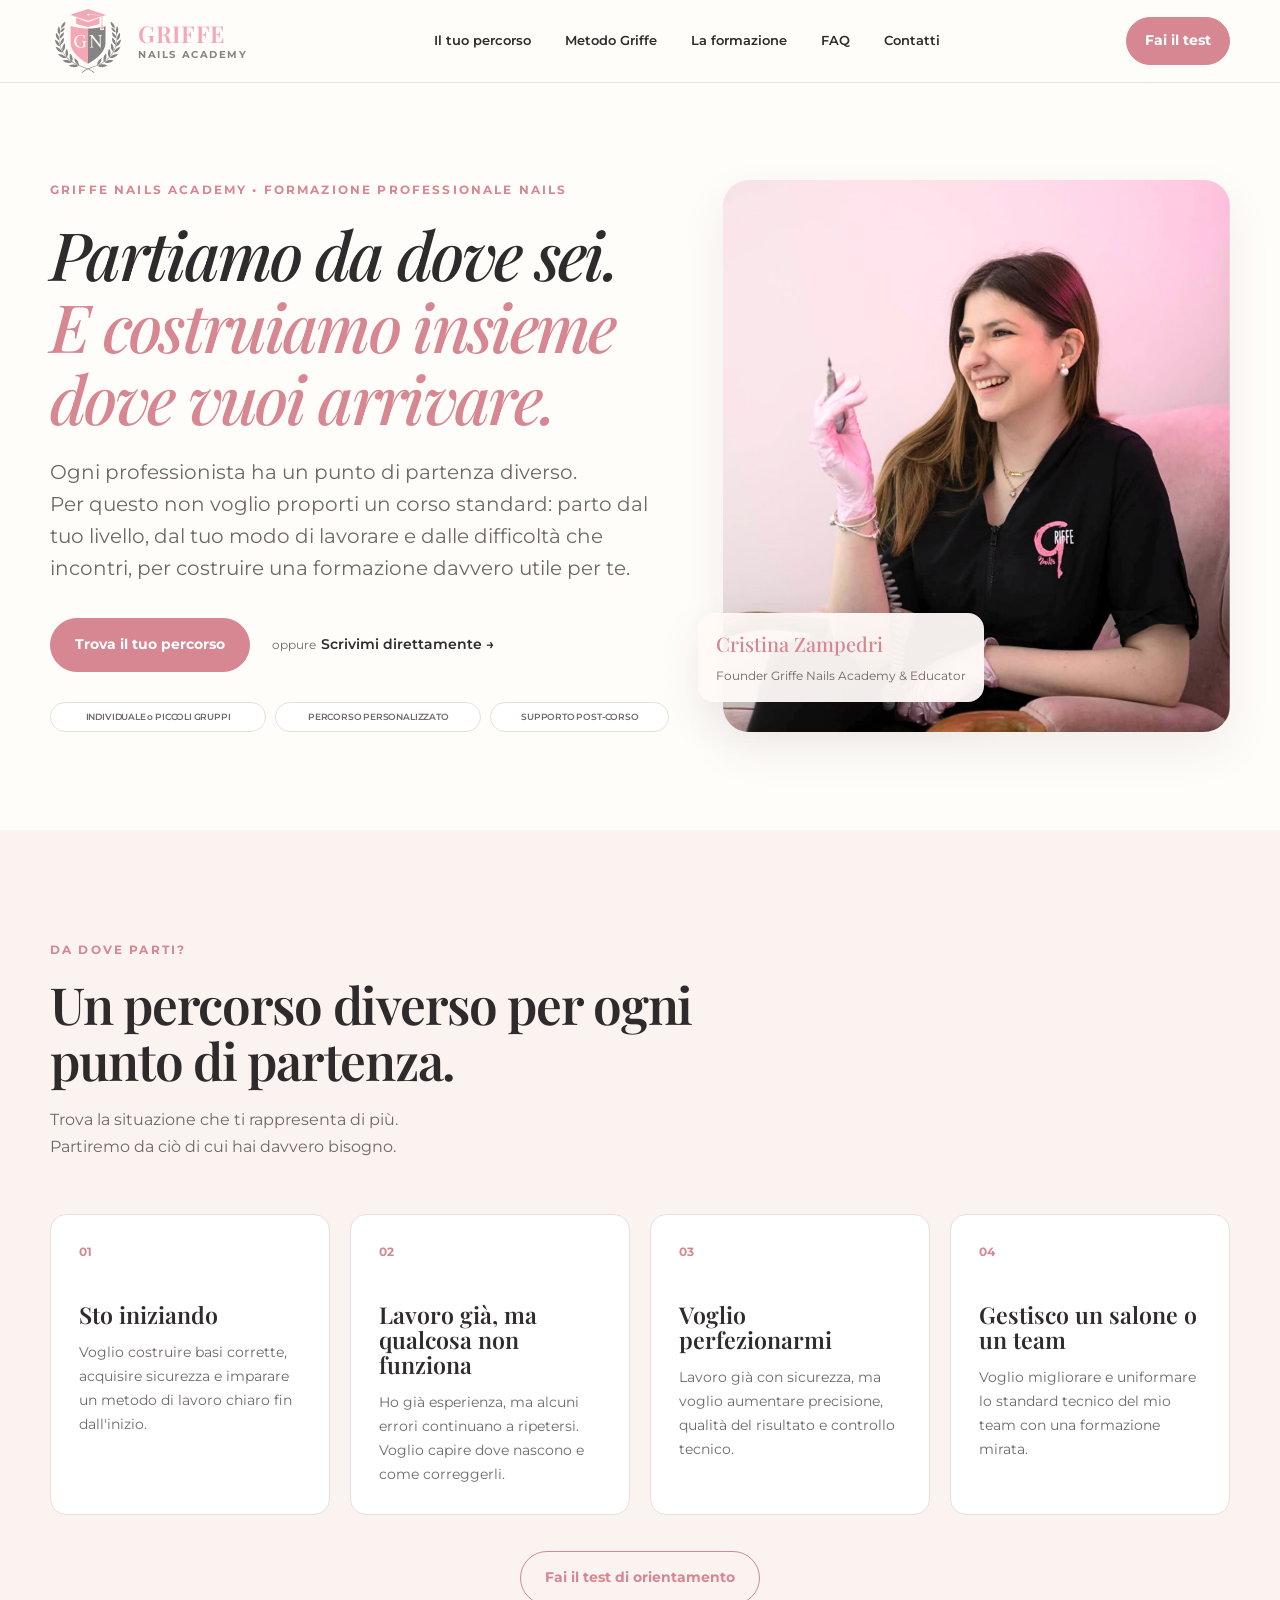
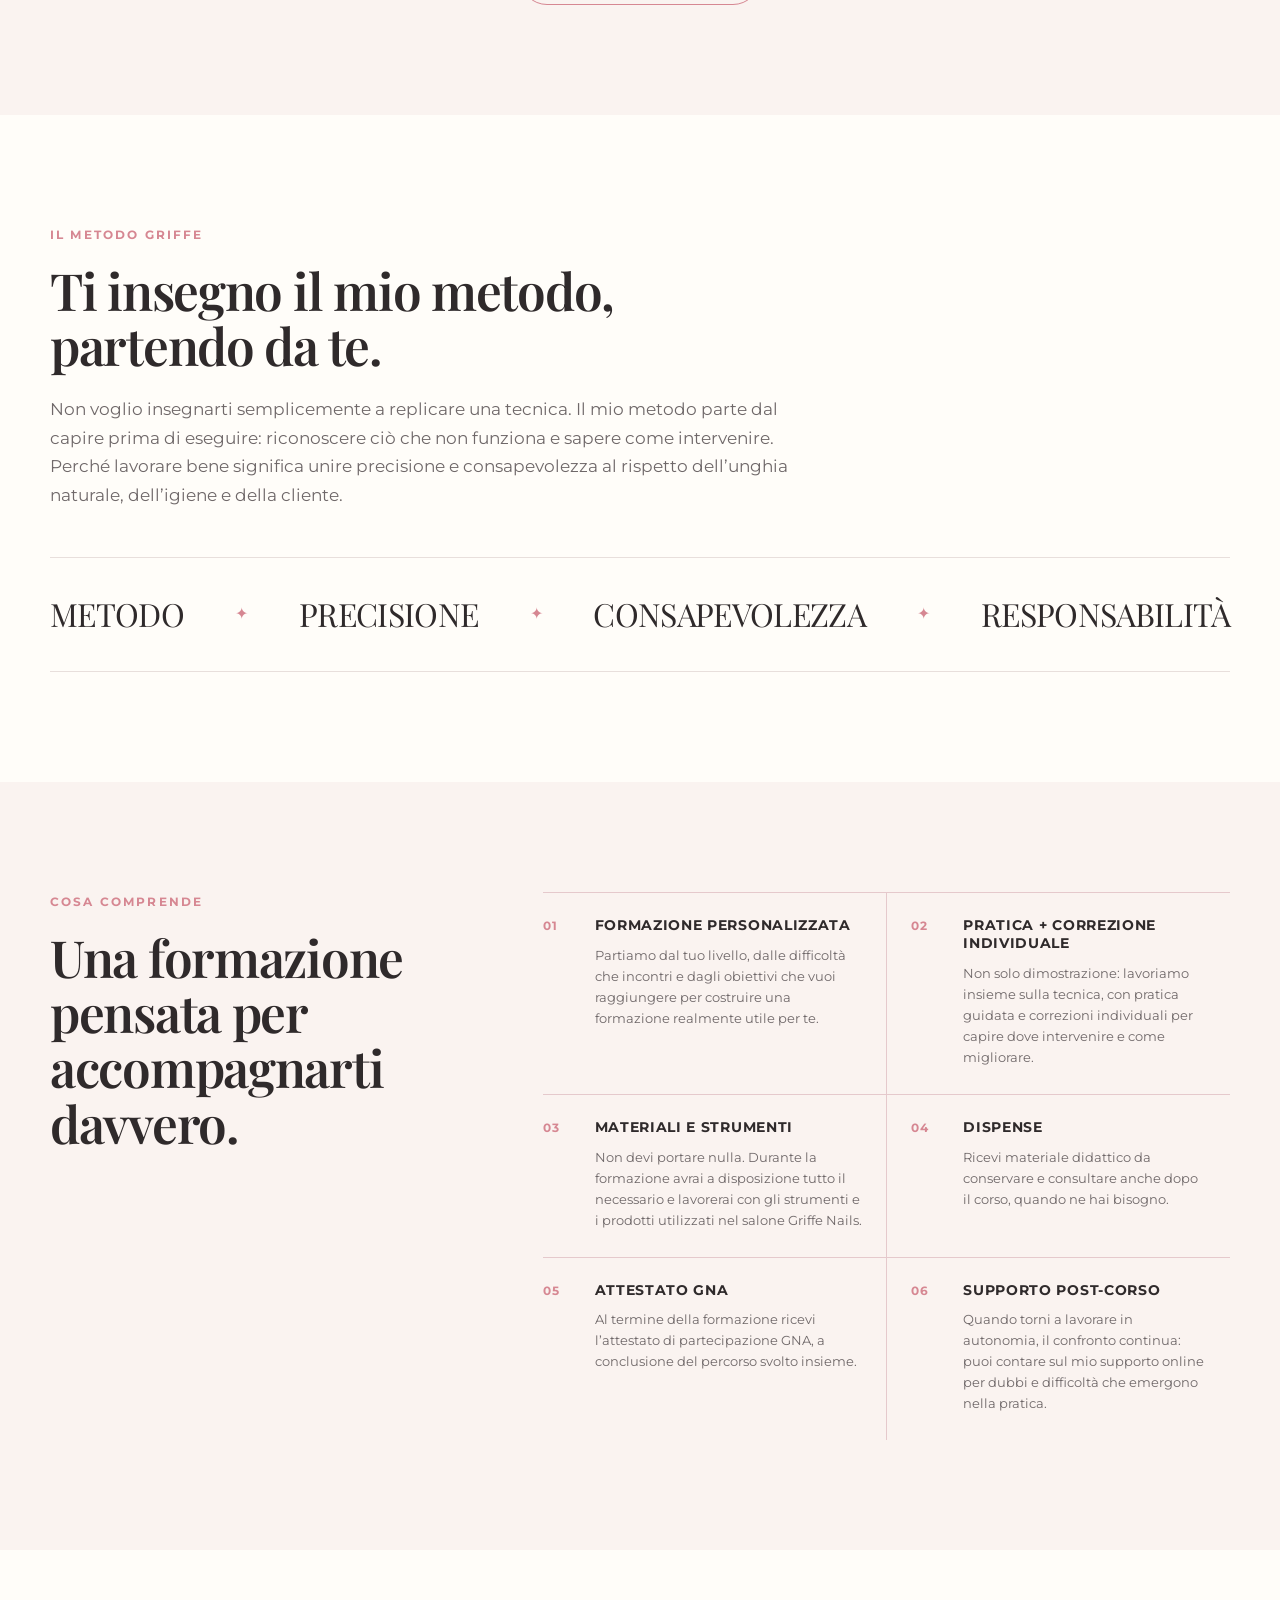
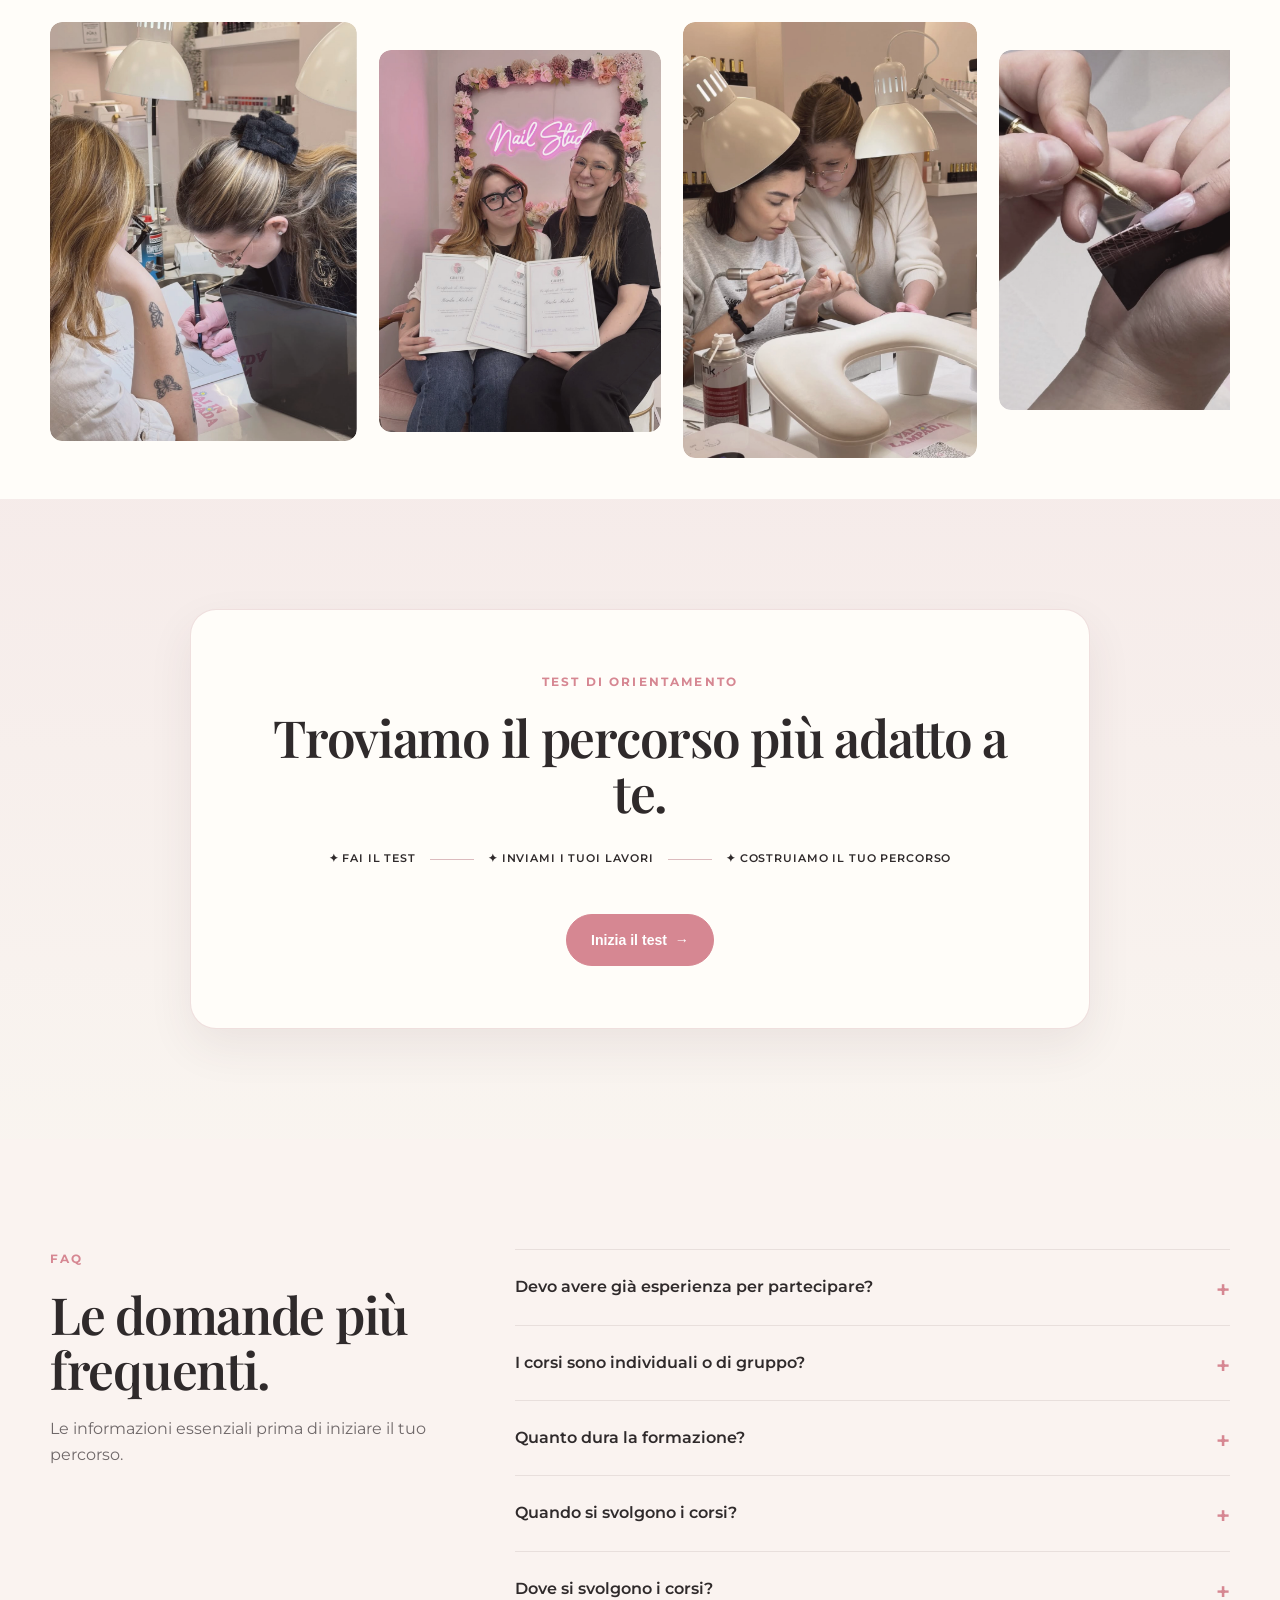
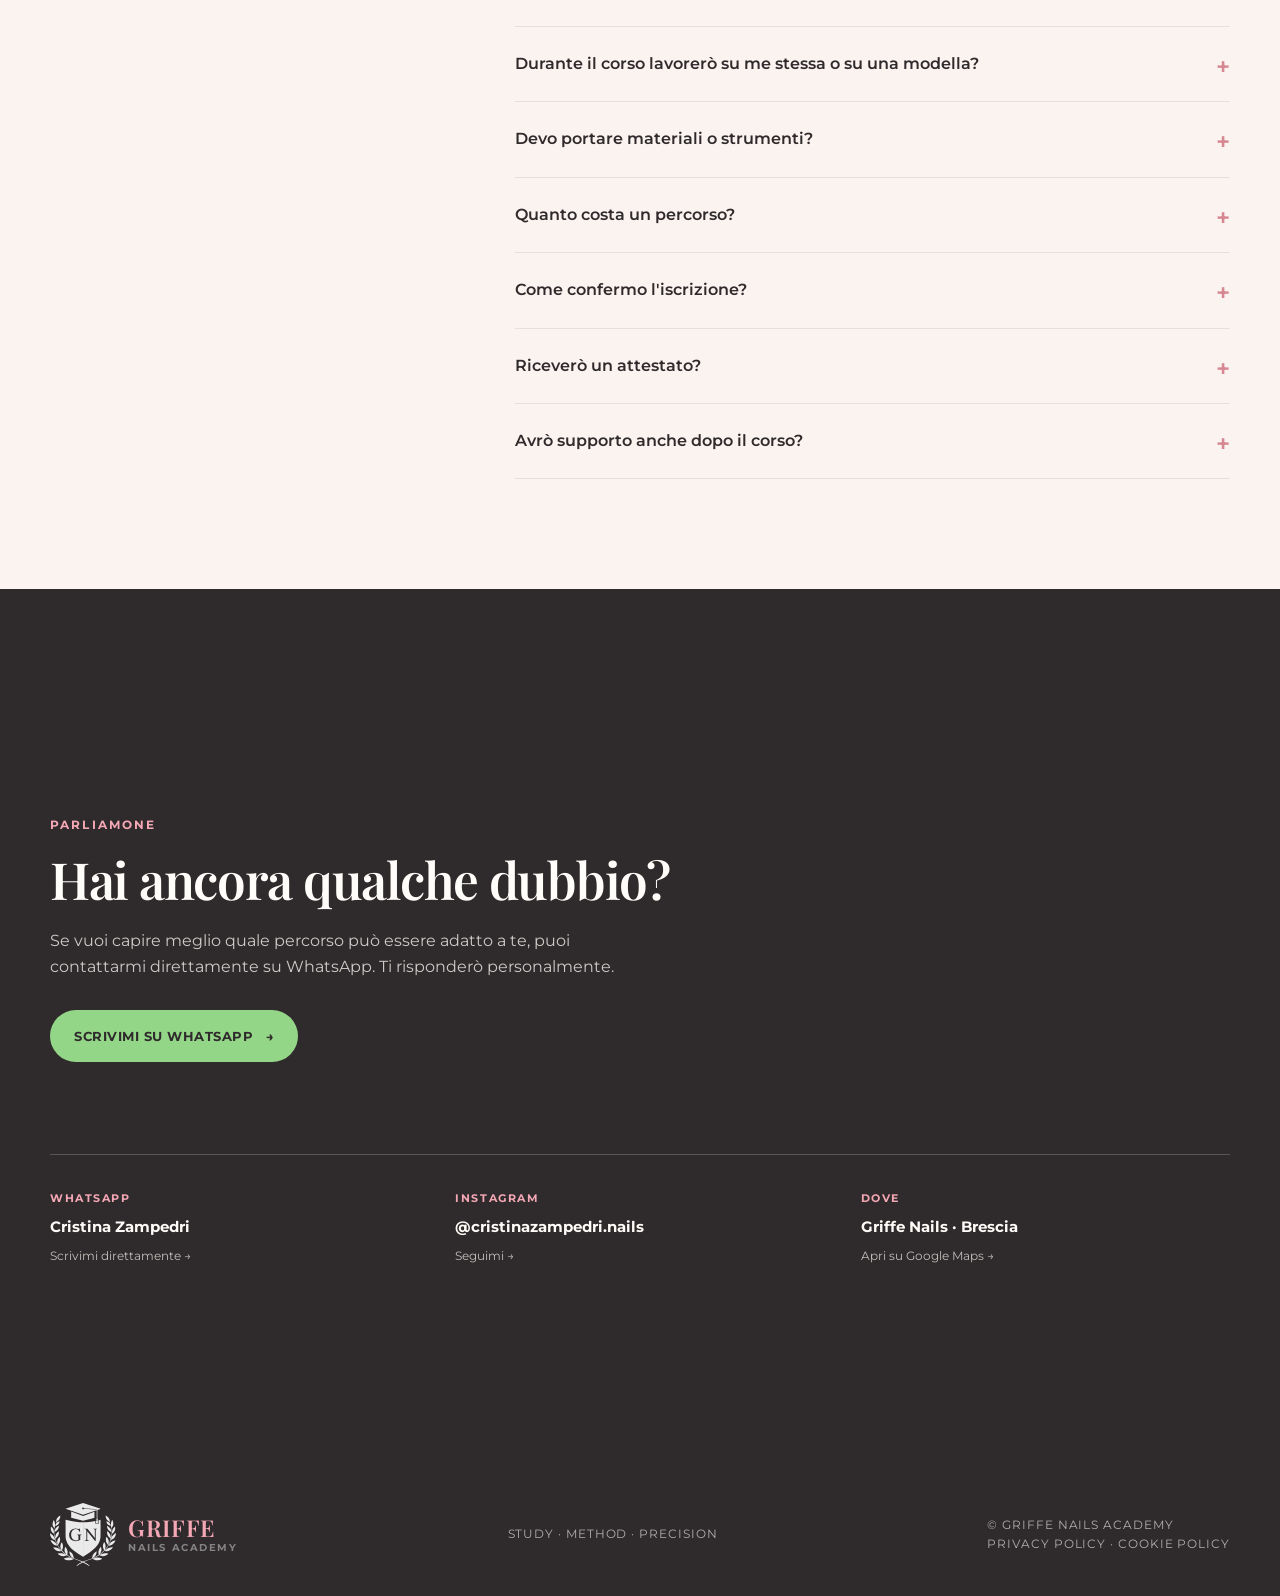
<file: index.html>
<!DOCTYPE html>
<html lang="it">
<head>
  <meta charset="UTF-8">
  <meta name="viewport" content="width=device-width, initial-scale=1.0">
  <meta name="description" content="Griffe Nails Academy: formazione nails personalizzata a Brescia con Cristina Zampedri.">
  <title>Griffe Nails Academy</title>
  <!-- Google Tag Manager -->
  <script>(function(w,d,s,l,i){w[l]=w[l]||[];w[l].push({'gtm.start':
  new Date().getTime(),event:'gtm.js'});var f=d.getElementsByTagName(s)[0],
  j=d.createElement(s),dl=l!='dataLayer'?'&l='+l:'';j.async=true;j.src=
  'https://www.googletagmanager.com/gtm.js?id='+i+dl;f.parentNode.insertBefore(j,f);
  })(window,document,'script','dataLayer','GTM-P2XHM66K');</script>
  <!-- End Google Tag Manager -->
  <link rel="icon" type="image/svg+xml" href="assets/logo-gna.svg">
  <link rel="preconnect" href="https://fonts.googleapis.com">
  <link rel="preconnect" href="https://fonts.gstatic.com" crossorigin>
  <link href="https://fonts.googleapis.com/css2?family=Montserrat:wght@400;500;600;700&family=Playfair+Display:ital,wght@0,500;0,600;1,500&display=swap" rel="stylesheet">
  <link rel="stylesheet" href="style.css">
</head>
<body>

<!-- Google Tag Manager (noscript) -->
<noscript><iframe src="https://www.googletagmanager.com/ns.html?id=GTM-P2XHM66K"
height="0" width="0" style="display:none;visibility:hidden"></iframe></noscript>
<!-- End Google Tag Manager (noscript) -->

<header class="site-header">
  <div class="container header-inner">
    <a class="brand" href="#top">
      <img src="assets/logo-gna.svg" alt="Griffe Nails Academy">
      <span class="brand-name"><strong>GRIFFE</strong><small>NAILS ACADEMY</small></span>
    </a>
    <nav class="main-nav">
      <a href="#per-chi">Il tuo percorso</a>
      <a href="#metodo">Metodo Griffe</a>
      <a href="#formazione">La formazione</a>
      <a href="#faq">FAQ</a>
      <a href="#contatti">Contatti</a>
    </nav>
    <a class="btn btn-small" href="#test">Fai il test</a>
  </div>
</header>

<main id="top">

<section class="hero section">
  <div class="container hero-grid">
    <div class="hero-copy">
      <p class="eyebrow">Griffe nails academy • <br><span class="hero-eyebrow-phrase">formazione professionale nails</span></p>
      <h1><span class="hero-title-line">Partiamo da dove sei.</span> <span>E costruiamo insieme dove vuoi arrivare.</span></h1>
      <p class="hero-lead">
        Ogni professionista ha un punto di partenza diverso.<br>Per questo non voglio proporti un corso standard:
        parto dal tuo livello, dal tuo modo di lavorare e dalle difficoltà che incontri, per costruire una formazione
        davvero utile per te.
      </p>
      <div class="hero-actions">
        <a class="btn" href="#test">Trova il tuo percorso</a>
        <a class="text-link hero-whatsapp-link" href="https://wa.me/393339306905?text=Ciao%20Cristina%2C%20vorrei%20avere%20qualche%20informazione%20sui%20percorsi%20GNA." target="_blank" rel="noopener noreferrer"><span>oppure</span> <strong>Scrivimi direttamente →</strong></a>
      </div>
      <div class="hero-points">
        <span>INDIVIDUALE o PICCOLI GRUPPI</span>
        <span>PERCORSO PERSONALIZZATO</span>
        <span>SUPPORTO POST-CORSO</span>
      </div>
    </div>

    <div class="hero-media">
      <img src="assets/cristina-hero.png" alt="Cristina Zampedri durante una formazione">
      <div class="hero-badge">
        <strong>Cristina Zampedri</strong>
        <span>Founder Griffe Nails Academy &amp; Educator</span>
      </div>
    </div>
  </div>
</section>

<section class="section section-soft" id="per-chi">
  <div class="container">
    <div class="section-heading">
      <p class="eyebrow">DA DOVE PARTI?</p>
      <h2>Un percorso diverso per ogni punto di partenza.</h2>
      <p>Trova la situazione che ti rappresenta di più.<br>Partiremo da ciò di cui hai davvero bisogno.</p>
    </div>

    <div class="cards-grid audience-grid">
      <article class="card audience-card">
        <span class="card-number">01</span>
        <h3>Sto iniziando</h3>
        <p>Voglio costruire basi corrette, acquisire sicurezza e imparare un metodo di lavoro chiaro fin dall'inizio.</p>
      </article>

      <article class="card audience-card">
        <span class="card-number">02</span>
        <h3>Lavoro già, ma qualcosa non funziona</h3>
        <p>Ho già esperienza, ma alcuni errori continuano a ripetersi. Voglio capire dove nascono e come correggerli.</p>
      </article>

      <article class="card audience-card">
        <span class="card-number">03</span>
        <h3>Voglio perfezionarmi</h3>
        <p>Lavoro già con sicurezza, ma voglio aumentare precisione, qualità del risultato e controllo tecnico.</p>
      </article>

      <article class="card audience-card">
        <span class="card-number">04</span>
        <h3>Gestisco un salone o un team</h3>
        <p>Voglio migliorare e uniformare lo standard tecnico del mio team con una formazione mirata.</p>
      </article>
    </div>

    <div class="center-action">
      <a class="btn btn-outline" href="#test">Fai il test di orientamento</a>
    </div>
  </div>
</section>

<section class="section" id="metodo">
  <div class="container">
    <div class="method-intro">
      <p class="eyebrow">IL METODO GRIFFE</p>
      <h2>Ti insegno il mio metodo, partendo da te.</h2>
      <p class="large-copy">Non voglio insegnarti semplicemente a replicare una tecnica. Il mio metodo parte dal capire prima di eseguire: riconoscere ciò che non funziona e sapere come intervenire. Perché lavorare bene significa unire precisione e consapevolezza al rispetto dell’unghia naturale, dell’igiene e della cliente.</p>
    </div>

    <div class="method-values" aria-label="I principi del Metodo Griffe">
      <span>METODO</span><i>✦</i><span>PRECISIONE</span><i>✦</i><span>CONSAPEVOLEZZA</span><i>✦</i><span>RESPONSABILITÀ</span>
    </div>

  </div>
</section>

<section class="section formation-section" id="formazione">
  <div class="container formation-layout">
    <div class="formation-intro">
      <p class="eyebrow">COSA COMPRENDE</p>
      <h2>Una formazione pensata per accompagnarti davvero.</h2>
    </div>
    <div class="formation-list">
      <article class="formation-item"><span>01</span><div><h3>FORMAZIONE PERSONALIZZATA</h3><p>Partiamo dal tuo livello, dalle difficoltà che incontri e dagli obiettivi che vuoi raggiungere per costruire una formazione realmente utile per te.</p></div></article>
      <article class="formation-item"><span>02</span><div><h3>PRATICA + CORREZIONE INDIVIDUALE</h3><p>Non solo dimostrazione: lavoriamo insieme sulla tecnica, con pratica guidata e correzioni individuali per capire dove intervenire e come migliorare.</p></div></article>
      <article class="formation-item"><span>03</span><div><h3>MATERIALI E STRUMENTI</h3><p>Non devi portare nulla. Durante la formazione avrai a disposizione tutto il necessario e lavorerai con gli strumenti e i prodotti utilizzati nel salone Griffe Nails.</p></div></article>
      <article class="formation-item"><span>04</span><div><h3>DISPENSE</h3><p>Ricevi materiale didattico da conservare e consultare anche dopo il corso, quando ne hai bisogno.</p></div></article>
      <article class="formation-item"><span>05</span><div><h3>ATTESTATO GNA</h3><p>Al termine della formazione ricevi l’attestato di partecipazione GNA, a conclusione del percorso svolto insieme.</p></div></article>
      <article class="formation-item"><span>06</span><div><h3>SUPPORTO POST-CORSO</h3><p>Quando torni a lavorare in autonomia, il confronto continua: puoi contare sul mio supporto online per dubbi e difficoltà che emergono nella pratica.</p></div></article>
    </div>
  </div>
</section>

<section class="method-gallery-section">
  <div class="container">
    <div class="method-gallery">
      <div class="method-gallery-track" aria-label="Gallery fotografica della formazione">
        <figure class="method-gallery-item gallery-item--portrait"><img src="assets/gallery-formazione-01.jpg" alt="Cristina durante la formazione"></figure>
        <figure class="method-gallery-item gallery-item--detail gallery-item--offset"><img src="assets/gallery-formazione-02.jpg" alt="Dettaglio della formazione GNA"></figure>
        <figure class="method-gallery-item gallery-item--medium gallery-item--03"><img src="assets/gallery-formazione-03.jpg" alt="Pratica durante la formazione"></figure>
        <figure class="method-gallery-item gallery-item--portrait gallery-item--offset"><img src="assets/gallery-formazione-04.jpg" alt="Dettaglio tecnico GNA"></figure>
        <figure class="method-gallery-item gallery-item--portrait"><img src="assets/gallery-formazione-05.jpg" alt="Corsista durante la formazione"></figure>
        <figure class="method-gallery-item gallery-item--medium"><img src="assets/gallery-formazione-06.jpg" alt="Materiali della formazione"></figure>
        <figure class="method-gallery-item gallery-item--portrait gallery-item--offset"><img src="assets/gallery-formazione-07.jpg" alt="Momento della formazione"></figure>
        <figure class="method-gallery-item gallery-item--portrait"><img src="assets/gallery-formazione-08.jpeg" alt="Dettaglio della pratica"></figure>
        <figure class="method-gallery-item gallery-item--medium"><img src="assets/gallery-formazione-09.jpg" alt="Formazione professionale GNA"></figure>
        <figure class="method-gallery-item gallery-item--portrait gallery-item--offset"><img src="assets/gallery-formazione-10.jpg" alt="Dettaglio tecnico"></figure>
        <figure class="method-gallery-item gallery-item--portrait"><img src="assets/gallery-formazione-11.jpg" alt="Materiale didattico GNA"></figure>
        <figure class="method-gallery-item gallery-item--portrait"><img src="assets/gallery-formazione-12.jpg" alt="Corsista al lavoro"></figure>
        <figure class="method-gallery-item gallery-item--landscape"><img src="assets/gallery-formazione-13.jpg" alt="Cristina e le corsiste"></figure>
        <figure class="method-gallery-item gallery-item--medium gallery-item--offset"><img src="assets/gallery-formazione-14.jpg" alt="Dettaglio della tecnica"></figure>
        <figure class="method-gallery-item gallery-item--portrait"><img src="assets/gallery-formazione-15.jpg" alt="Momento di confronto"></figure>
        <figure class="method-gallery-item gallery-item--medium"><img src="assets/gallery-formazione-21.jpg" alt="Pratica individuale"></figure>
        <figure class="method-gallery-item gallery-item--portrait gallery-item--offset"><img src="assets/gallery-formazione-22.jpg" alt="Conclusione della formazione"></figure>
        <figure class="method-gallery-item gallery-item--portrait"><img src="assets/gallery-formazione-23.jpg" alt="Dettaglio nails"></figure>
      </div>
    </div>
  </div>
</section>

<section class="section test-section" id="test">
  <div class="container">
    <div class="quiz-shell" id="quiz" aria-live="polite"></div>
  </div>
</section>

<section class="section section-soft" id="faq">
  <div class="container faq-layout">
    <div class="faq-intro">
      <p class="eyebrow">FAQ</p>
      <h2>Le domande più frequenti.</h2>
      <p>Le informazioni essenziali prima di iniziare il tuo percorso.</p>
    </div>

    <div class="faq-list">
      <details>
        <summary>Devo avere già esperienza per partecipare?</summary>
        <p>No. La formazione viene costruita a partire dal tuo livello: possiamo partire dalle basi oppure lavorare su aspetti tecnici specifici se hai già esperienza. Prima del corso valuteremo insieme il tuo punto di partenza e ciò che vuoi migliorare.</p>
      </details>
      <details>
        <summary>I corsi sono individuali o di gruppo?</summary>
        <p>Puoi scegliere una formazione individuale oppure in piccolo gruppo, fino a un massimo di 3 corsiste. In questo modo posso seguire da vicino il tuo lavoro e dedicare il giusto spazio alla correzione individuale.</p>
      </details>
      <details>
        <summary>Quanto dura la formazione?</summary>
        <p>Dipende dal percorso che costruiremo insieme. La formazione può concentrarsi in una singola giornata oppure svilupparsi su più giornate, in base al tuo livello e agli aspetti su cui vuoi lavorare.</p>
      </details>
      <details>
        <summary>Quando si svolgono i corsi?</summary>
        <p>Non c'è un calendario fisso: le date vengono concordate in base al percorso e alle disponibilità. La formazione si svolge principalmente la domenica.</p>
      </details>
      <details>
        <summary>Dove si svolgono i corsi?</summary>
        <p>La formazione in presenza si svolge a Brescia, presso il salone Griffe Nails in <a class="faq-link" href="https://maps.app.goo.gl/CPEdPtMZf9k9uS2m7" target="_blank" rel="noopener noreferrer">Via Indipendenza 37/C, S. Eufemia</a>.</p>
      </details>
      <details>
        <summary>Durante il corso lavorerò su me stessa o su una modella?</summary>
        <p>Dipende dal tipo di formazione e dal lavoro che dobbiamo svolgere. In genere la parte pratica può essere eseguita sia sulle proprie unghie sia su modella. Prima del corso ti indicherò io quale soluzione è più adatta e, se sarà necessaria una modella, ci accorderemo anche su chi dovrà procurarla.</p>
      </details>
      <details>
        <summary>Devo portare materiali o strumenti?</summary>
        <p>No, non devi portare nulla. Durante la formazione avrai a disposizione tutto il materiale e gli strumenti necessari e lavorerai con i prodotti utilizzati nel salone Griffe Nails.</p>
      </details>
      <details>
        <summary>Quanto costa un percorso?</summary>
        <p>Il costo dipende dalla durata e dal tipo di formazione costruita per te. Dopo aver valutato il tuo livello e i tuoi obiettivi, ti proporrò il percorso con tutte le informazioni, compreso il costo, prima della conferma.</p>
      </details>
      <details>
        <summary>Come confermo l'iscrizione?</summary>
        <p>Dopo aver definito insieme il percorso e la data della formazione, potrai confermare la tua iscrizione con il versamento di un acconto. Il saldo verrà effettuato successivamente, secondo le indicazioni che ti fornirò al momento della conferma.</p>
      </details>
      <details>
        <summary>Riceverò un attestato?</summary>
        <p>Sì. Al termine della formazione riceverai un attestato di partecipazione GNA, a conclusione del percorso svolto insieme.</p>
      </details>
      <details>
        <summary>Avrò supporto anche dopo il corso?</summary>
        <p>Sì. Il percorso non termina con l'ultima giornata: una volta tornata a lavorare in autonomia potrai continuare a confrontarti con me online per dubbi e difficoltà che emergono nella pratica.</p>
      </details>
    </div>
  </div>
</section>

<section class="section contact-section" id="contatti">
  <div class="container contact-content">
    <div class="contact-cta">
      <p class="eyebrow">PARLIAMONE</p>
      <h2>Hai ancora qualche dubbio?</h2>
      <p>Se vuoi capire meglio quale percorso può essere adatto a te, puoi contattarmi direttamente su WhatsApp. Ti risponderò personalmente.</p>
      <a class="contact-whatsapp-button" href="https://wa.me/393339306905?text=Ciao%20Cristina%2C%20vorrei%20avere%20qualche%20informazione%20sui%20percorsi%20GNA." target="_blank" rel="noopener noreferrer">Scrivimi su WhatsApp <span>→</span></a>
    </div>
    <div class="contact-divider"></div>
    <div class="contact-links">
      <div><span>WHATSAPP</span><strong>Cristina Zampedri</strong><a href="https://wa.me/393339306905" target="_blank" rel="noopener noreferrer">Scrivimi direttamente →</a></div>
      <div><span>INSTAGRAM</span><strong>@cristinazampedri.nails</strong><a href="https://www.instagram.com/cristinazampedri.nails/?hl=it" target="_blank" rel="noopener noreferrer">Seguimi →</a></div>
      <div><span>DOVE</span><strong>Griffe Nails · Brescia</strong><a href="https://maps.app.goo.gl/CPEdPtMZf9k9uS2m7" target="_blank" rel="noopener noreferrer">Apri su Google Maps →</a></div>
    </div>
  </div>
</section>

</main>

<footer class="site-footer">
  <div class="container footer-inner">
    <a class="footer-brand" href="#top">
      <img src="assets/logo-gna.svg" alt="Griffe Nails Academy">
      <span class="brand-name"><strong>GRIFFE</strong><small>NAILS ACADEMY</small></span>
    </a>
    <p>Study · Method · Precision</p>
    <p>© Griffe Nails Academy<br><a href="privacy.html">Privacy Policy</a> · <a href="cookie.html">Cookie Policy</a></p>
  </div>
</footer>

<script>
  (() => {
    const quiz = document.querySelector("#quiz");
    const answers = {};
    let currentStep = 0;
    let testStarted = false;
    let testCompleted = false;

    const questions = [
      { eyebrow:"PUNTO DI PARTENZA", question:"Da quanto tempo lavori nel mondo unghie?", type:"radio", key:"esperienza", options:["Non ho ancora iniziato","Meno di 1 anno","Da 1 a 3 anni","Da 3 a 5 anni","Oltre 5 anni"] },
      { eyebrow:"IL TUO CONTESTO", question:"Qual è la tua posizione attuale?", type:"radio", key:"contesto", options:["Sto iniziando da zero","Dipendente in un centro estetico/salone","Titolare o gestisco un centro","Libera professionista"] },
      { eyebrow:"OFFERTA ATTUALE", question:"Quali servizi offri già?", hint:"Puoi selezionare più risposte.", type:"checkbox", key:"servizi", exclusive:"Nessuno ancora", options:["Manicure base","Semipermanente","Refill","Ricostruzione","Refill correttivo","Nessuno ancora"] },
      { eyebrow:"STRUMENTI DI LAVORO", question:"Che materiali utilizzi in salone?", hint:"Puoi selezionare più risposte.", type:"checkbox", key:"materiali", exclusive:"Non uso ancora materiali professionali", options:["Semipermanente","Gel","Acrygel","Non uso ancora materiali professionali"] },
      { eyebrow:"AUTOVALUTAZIONE", question:"Quali sono i tuoi punti di forza?", hint:"Puoi selezionare più risposte.", type:"checkbox", key:"puntiForza", options:["Precisione e pulizia del lavoro","Struttura e architettura","Forma e limatura","Colore sotto cuticola","Tecnica slim","Altro"] },
      { eyebrow:"AREE DI MIGLIORAMENTO", question:"Quali difficoltà hai riscontrato di recente?", hint:"Mi aiuterà a consigliarti i moduli giusti", type:"checkbox", key:"difficolta", options:["Problematiche di sollevamento","Manicure poco precisa e giro cuticola sporco","Strutture spesse e non uniformi","Difficoltà nell'armonia del full set"] },
      { eyebrow:"I TUOI OBIETTIVI", question:"Raccontaci dove vuoi arrivare", hint:"Le risposte non sono obbligatorie.", optional:true, type:"textarea", key:"obiettivi", fields:[["obiettivo","Qual è il tuo obiettivo finale con la formazione GRIFFE?","Es. vorrei lavorare come dipendente in un salone, aprire il mio centro, migliorare per la clientela che ho già..."],["approfondire","Quali argomenti in particolare vorresti approfondire?","Es. manicure perfetta, zero sollevamenti, struttura e architettura, correzioni di unghie problematiche..."]] },
      { eyebrow:"PREFERENZE", question:"Che tipo di corso preferisci?", type:"radio", key:"preferenza", options:["Individuale personalizzato — su misura, solo per te","Piccolo gruppo — massimo 3 persone"] },
      { eyebrow:"ULTIMO PASSO", question:"Ci siamo quasi", type:"contact", key:"contatti" }
    ];

    function renderPath() {
      return `<div class="quiz-path" aria-label="Percorso del test">
        <span>✦ FAI IL TEST</span><i></i><span>✦ INVIAMI I TUOI LAVORI</span><i></i><span>✦ COSTRUIAMO IL TUO PERCORSO</span>
      </div>`;
    }

    function renderWelcome() {
      quiz.innerHTML = `<div class="quiz-screen quiz-welcome">
        <div class="quiz-intro"><p class="eyebrow">TEST DI ORIENTAMENTO</p><h2>Troviamo il percorso più adatto a te.</h2>${renderPath()}</div>
        <button class="btn quiz-start" type="button">Inizia il test&nbsp; →</button>
      </div>`;
      quiz.querySelector(".quiz-start").addEventListener("click", () => {
        if (!testStarted) {
          window.dataLayer = window.dataLayer || [];
          window.dataLayer.push({ event: "test_start" });
          testStarted = true;
        }
        currentStep = 0;
        renderQuestion();
      });
    }

    function selectedValues(question) {
      return Array.isArray(answers[question.key]) ? answers[question.key] : [];
    }

    function renderQuestion() {
      const question = questions[currentStep];
      const value = answers[question.key];
      let body = "";
      if (question.type === "radio" || question.type === "checkbox") {
        const selected = question.type === "radio" ? [value] : selectedValues(question);
        body = `<fieldset class="quiz-options"><legend class="sr-only">${question.question}</legend>${question.options.map((option, index) => `
          <label class="quiz-option${selected.includes(option) ? " is-selected" : ""}">
            <input type="${question.type}" name="${question.key}" value="${option}"${question.type === "radio" ? ' data-single="true"' : ""}${selected.includes(option) ? " checked" : ""}>
            <span>${option}</span><b aria-hidden="true"></b>
          </label>`).join("")}</fieldset>`;
      } else if (question.type === "textarea") {
        body = `<div class="quiz-fields">${question.fields.map(([key,label,placeholder]) => `<label class="quiz-field"><span>${label}</span><textarea name="${key}" placeholder="${placeholder}">${answers[key] || ""}</textarea></label>`).join("")}</div>`;
      } else {
        const contact = answers.contatti || {};
        body = `<div class="quiz-fields"><label class="quiz-field"><span>Nome e cognome *</span><input name="nome" value="${contact.nome || ""}" required></label><label class="quiz-field"><span>Email</span><input type="email" name="email" value="${contact.email || ""}"></label><label class="quiz-field"><span>Telefono</span><input type="tel" name="telefono" value="${contact.telefono || ""}"></label></div>`;
      }
      const contactHint = question.type === "contact" ? `<p class="quiz-hint">Lasciami i tuoi contatti per completare il test.</p>` : "";
      quiz.innerHTML = `<div class="quiz-progress"><span style="width:${((currentStep + 1) / questions.length) * 100}%"></span></div>
        <div class="quiz-screen"><div class="quiz-intro"><p class="eyebrow">${question.eyebrow}</p><h2>${question.question}</h2>${question.hint ? `<p class="quiz-hint">${question.hint}</p>` : ""}${contactHint}</div>${body}<div class="quiz-actions"><button class="quiz-back" type="button"${currentStep === 0 ? " disabled" : ""}>←</button><button class="btn quiz-next" type="button">${currentStep === questions.length - 1 ? "Completa il test" : "Continua"}&nbsp; →</button></div></div>`;
      bindQuestion(question);
    }

    function bindQuestion(question) {
      quiz.querySelectorAll("input, textarea").forEach(input => {
        input.addEventListener("change", () => {
          if (question.type === "checkbox") {
            const values = [...quiz.querySelectorAll(`input[name="${question.key}"]:checked`)].map(item => item.value);
            if (question.exclusive && values.includes(question.exclusive) && values.length > 1) answers[question.key] = [question.exclusive];
            else answers[question.key] = values;
          } else if (question.type === "radio") {
            quiz.querySelectorAll(`input[name="${question.key}"]`).forEach(option => {
              option.checked = option === input;
              option.closest(".quiz-option")?.classList.toggle("is-selected", option === input);
            });
            answers[question.key] = input.value;
          }
          else if (question.type === "contact") saveContact();
          input.closest(".quiz-option")?.classList.toggle("is-selected", input.checked);
          if (question.exclusive) renderQuestion();
        });
        input.addEventListener("input", () => { if (question.type === "textarea") answers[input.name] = input.value; if (question.type === "contact") saveContact(); });
      });
      quiz.querySelector(".quiz-back").addEventListener("click", () => { saveCurrent(question); currentStep -= 1; renderQuestion(); });
      quiz.querySelector(".quiz-next").addEventListener("click", () => { saveCurrent(question); if (!validateCurrentStep(question)) return; currentStep += 1; if (currentStep < questions.length) renderQuestion(); else showFinalScreen(); });
    }

    function saveContact() {
      answers.contatti = { nome: quiz.querySelector('[name="nome"]')?.value.trim() || "", email: quiz.querySelector('[name="email"]')?.value.trim() || "", telefono: quiz.querySelector('[name="telefono"]')?.value.trim() || "" };
    }

    function saveCurrent(question) {
      if (question.type === "textarea") quiz.querySelectorAll("textarea").forEach(input => { answers[input.name] = input.value.trim(); });
      if (question.type === "contact") saveContact();
    }

    function validateCurrentStep(question) {
      if (question.optional) return true;
      const value = question.type === "checkbox" ? answers[question.key]?.length : question.type === "contact" ? answers.contatti?.nome : question.type === "textarea" ? answers.obiettivo?.trim() || answers.approfondire?.trim() : answers[question.key];
      if (!value) { quiz.querySelector(".quiz-error")?.remove(); const error = document.createElement("p"); error.className = "quiz-error"; error.textContent = question.type === "contact" ? "Inserisci almeno nome e cognome per continuare." : "Seleziona una risposta per continuare."; quiz.querySelector(".quiz-actions").before(error); return false; }
      return true;
    }

    function summaryLines() {
      const labels = [["esperienza","Da quanto tempo lavori nel mondo unghie?"],["contesto","Qual è la tua posizione attuale?"],["servizi","Quali servizi offri già?"],["materiali","Che materiali utilizzi in salone?"],["puntiForza","Quali sono i tuoi punti di forza?"],["difficolta","Quali difficoltà hai riscontrato di recente?"],["obiettivo","Qual è il tuo obiettivo finale con la formazione GRIFFE?"],["approfondire","Quali argomenti in particolare vorresti approfondire?"],["preferenza","Che tipo di corso preferisci?"]];
      return labels.map(([key,q]) => ({ q, a: Array.isArray(answers[key]) ? answers[key].join(", ") : answers[key] || "" }));
    }

    function buildWhatsAppMessage() {
      const contact = answers.contatti || {};
      let message = `RISULTATI TEST — GRIFFE Nails Academy\n\nNome: ${contact.nome}\n`;
      if (contact.email) message += `Email: ${contact.email}\n`;
      if (contact.telefono) message += `Telefono: ${contact.telefono}\n`;
      message += "\n";
      summaryLines().forEach(item => { message += `${item.q}\n${item.a}\n\n`; });
      return `${message}Ora ti mando anche le mie foto!`;
    }

    function showFinalScreen() {
      if (!testCompleted) {
        window.dataLayer = window.dataLayer || [];
        window.dataLayer.push({ event: "test_complete" });
        testCompleted = true;
      }
      quiz.innerHTML = `<div class="quiz-progress"><span style="width:100%"></span></div><div class="quiz-screen quiz-final"><span class="quiz-check" aria-hidden="true">✓</span><p class="eyebrow">TEST COMPLETATO</p><h2>Test completato!</h2><h3>Due cose da fare:</h3><div class="final-steps"><p><b>01</b><strong>Invia il messaggio su WhatsApp</strong><span>È già pronto con le tue risposte: invialo così com'è.</span></p><p><b>02</b><strong>Allega 5 foto dei tuoi lavori</strong><span>Mandamele nella stessa chat, subito dopo.</span></p></div><a class="btn" href="https://wa.me/393339306905?text=${encodeURIComponent(buildWhatsAppMessage())}" target="_blank" rel="noopener">Apri WhatsApp&nbsp; →</a><p class="quiz-note"><span>Analizzerò i tuoi risultati e i tuoi lavori per proporti il percorso formativo più adatto a te.</span><svg viewBox="0 0 24 24" aria-hidden="true"><path d="M12 20S3 15 3 8.5A4.5 4.5 0 0 1 12 7a4.5 4.5 0 0 1 9 1.5C21 15 12 20 12 20Z"/></svg></p></div>`;
    }

    document.addEventListener("click", event => {
      if (!(event.target instanceof Element)) return;
      const link = event.target.closest('a[href^="https://wa.me/"]');
      if (!link) return;
      window.dataLayer = window.dataLayer || [];
      window.dataLayer.push({ event: link.closest(".quiz-final") ? "whatsapp_test" : "whatsapp_direct" });
    });

    renderWelcome();
  })();
</script>

</body>
</html>
</file>
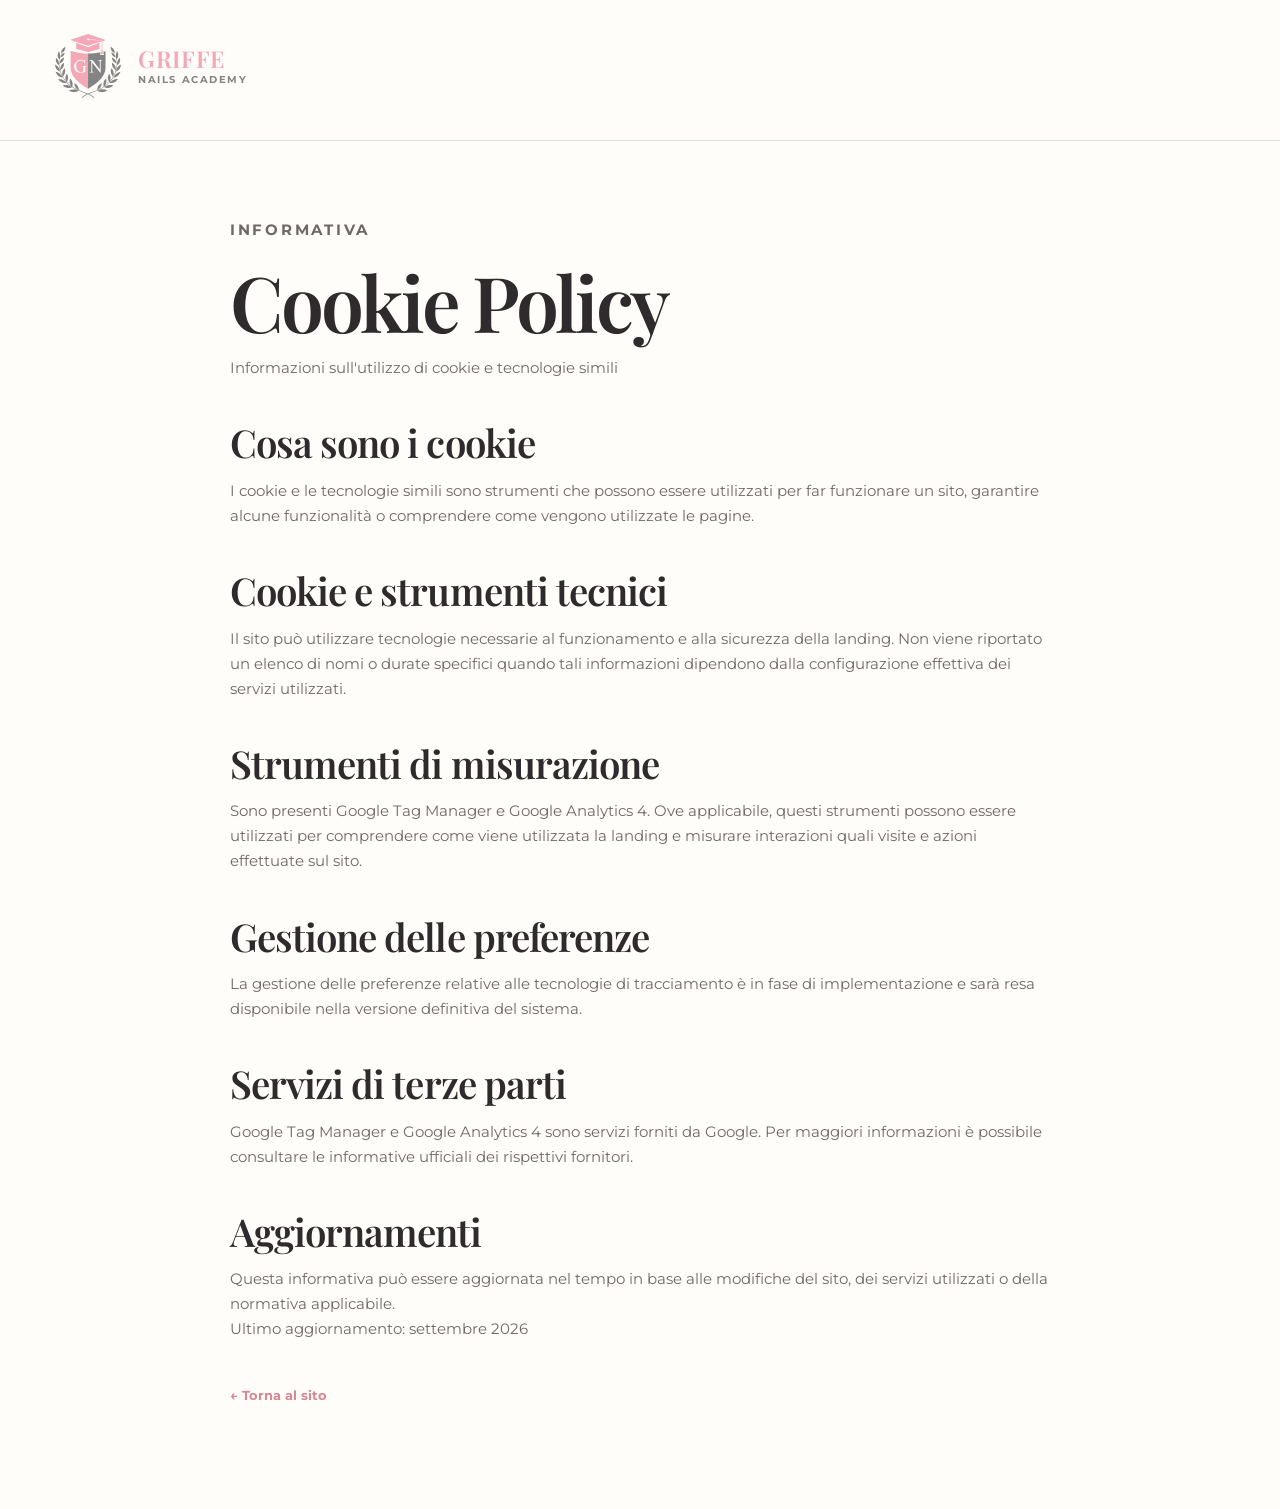
<file: cookie.html>
<!DOCTYPE html>
<html lang="it">
<head>
  <meta charset="UTF-8">
  <meta name="viewport" content="width=device-width, initial-scale=1.0">
  <meta name="description" content="Cookie Policy di Griffe Nails Academy.">
  <title>Cookie Policy · Griffe Nails Academy</title>
  <link rel="icon" type="image/svg+xml" href="assets/logo-gna.svg">
  <link rel="preconnect" href="https://fonts.googleapis.com">
  <link rel="preconnect" href="https://fonts.gstatic.com" crossorigin>
  <link href="https://fonts.googleapis.com/css2?family=Montserrat:wght@400;500;600;700&family=Playfair+Display:ital,wght@0,500;0,600;1,500&display=swap" rel="stylesheet">
  <link rel="stylesheet" href="style.css">
</head>
<body class="legal-page">
  <header class="legal-header">
    <div class="container">
      <a class="brand" href="index.html">
        <img src="assets/logo-gna.svg" alt="Griffe Nails Academy">
        <span class="brand-name"><strong>GRIFFE</strong><small>NAILS ACADEMY</small></span>
      </a>
    </div>
  </header>
  <main class="container legal-content">
    <p class="eyebrow">INFORMATIVA</p>
    <h1>Cookie Policy</h1>
    <p class="legal-subtitle">Informazioni sull'utilizzo di cookie e tecnologie simili</p>

    <h2>Cosa sono i cookie</h2>
    <p>I cookie e le tecnologie simili sono strumenti che possono essere utilizzati per far funzionare un sito, garantire alcune funzionalità o comprendere come vengono utilizzate le pagine.</p>

    <h2>Cookie e strumenti tecnici</h2>
    <p>Il sito può utilizzare tecnologie necessarie al funzionamento e alla sicurezza della landing. Non viene riportato un elenco di nomi o durate specifici quando tali informazioni dipendono dalla configurazione effettiva dei servizi utilizzati.</p>

    <h2>Strumenti di misurazione</h2>
    <p>Sono presenti Google Tag Manager e Google Analytics 4. Ove applicabile, questi strumenti possono essere utilizzati per comprendere come viene utilizzata la landing e misurare interazioni quali visite e azioni effettuate sul sito.</p>

    <h2>Gestione delle preferenze</h2>
    <!-- TODO: implementare gestione del consenso/CMP e aggiornare questa sezione prima della messa a regime. -->
    <p>La gestione delle preferenze relative alle tecnologie di tracciamento è in fase di implementazione e sarà resa disponibile nella versione definitiva del sistema.</p>

    <h2>Servizi di terze parti</h2>
    <p>Google Tag Manager e Google Analytics 4 sono servizi forniti da Google. Per maggiori informazioni è possibile consultare le informative ufficiali dei rispettivi fornitori.</p>

    <h2>Aggiornamenti</h2>
    <p>Questa informativa può essere aggiornata nel tempo in base alle modifiche del sito, dei servizi utilizzati o della normativa applicabile.</p>
    <p>Ultimo aggiornamento: settembre 2026</p>
    <a class="legal-back" href="index.html">← Torna al sito</a>
  </main>
</body>
</html>
</file>
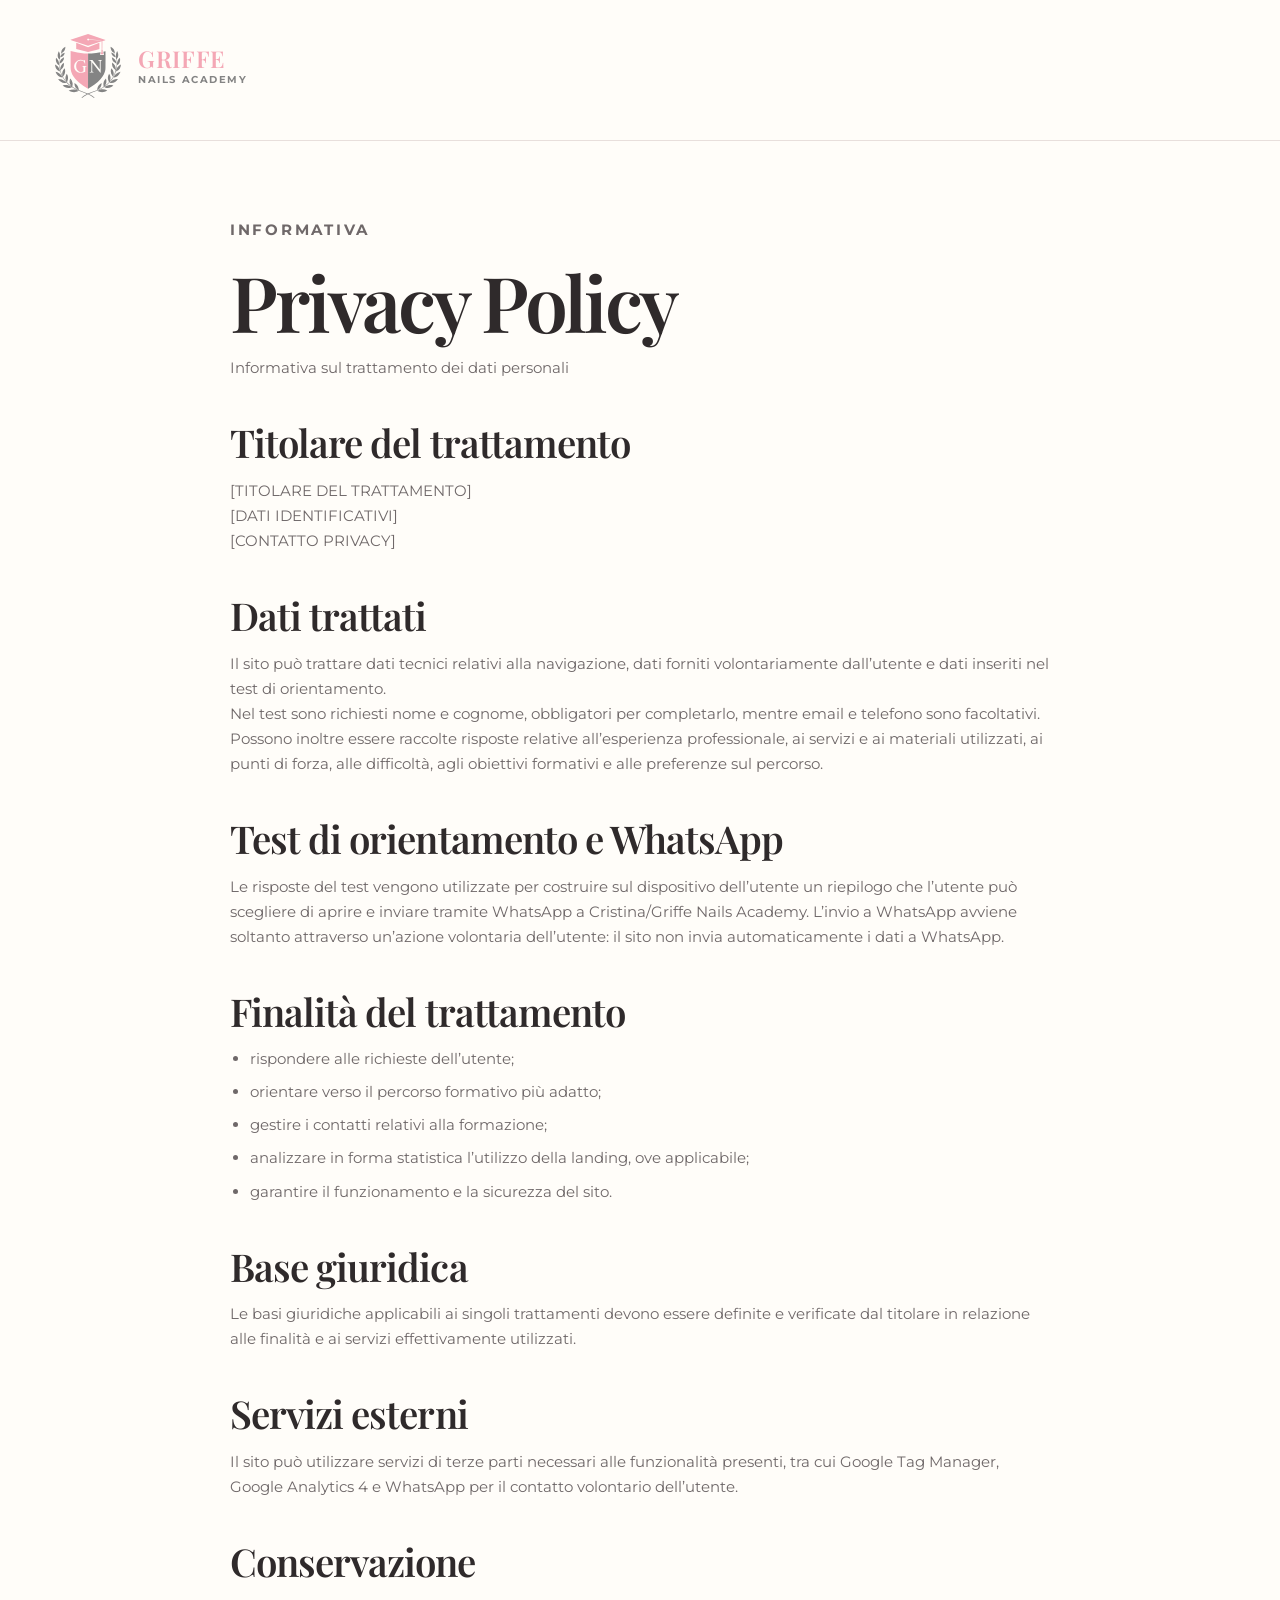
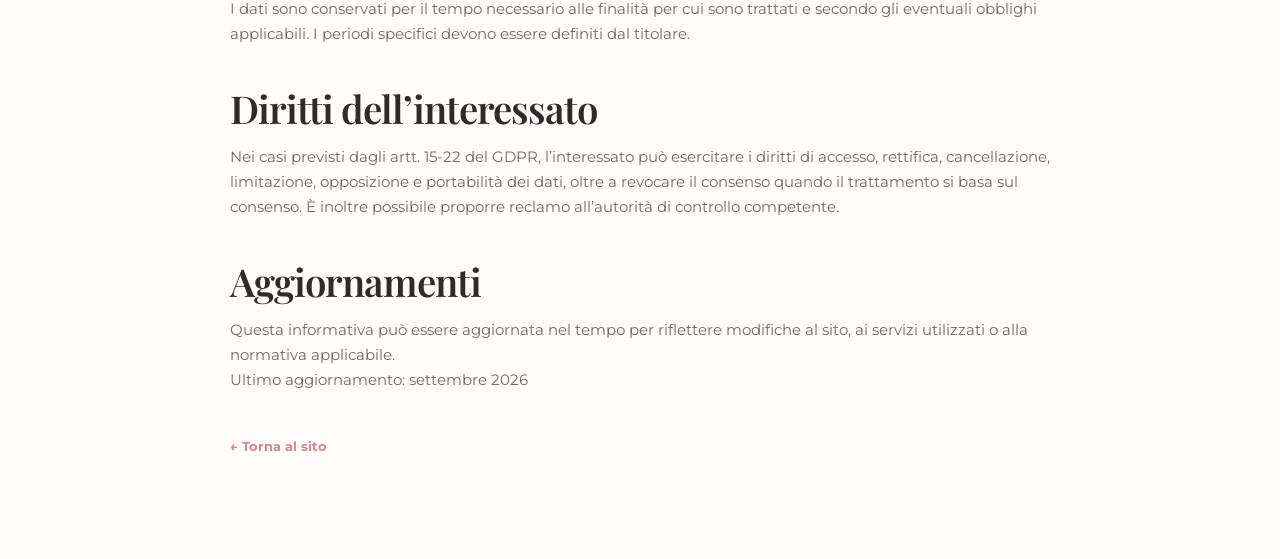
<file: privacy.html>
<!DOCTYPE html>
<html lang="it">
<head>
  <meta charset="UTF-8">
  <meta name="viewport" content="width=device-width, initial-scale=1.0">
  <meta name="description" content="Privacy Policy di Griffe Nails Academy.">
  <title>Privacy Policy · Griffe Nails Academy</title>
  <link rel="icon" type="image/svg+xml" href="assets/logo-gna.svg">
  <link rel="preconnect" href="https://fonts.googleapis.com">
  <link rel="preconnect" href="https://fonts.gstatic.com" crossorigin>
  <link href="https://fonts.googleapis.com/css2?family=Montserrat:wght@400;500;600;700&family=Playfair+Display:ital,wght@0,500;0,600;1,500&display=swap" rel="stylesheet">
  <link rel="stylesheet" href="style.css">
</head>
<body class="legal-page">
  <header class="legal-header">
    <div class="container">
      <a class="brand" href="index.html">
        <img src="assets/logo-gna.svg" alt="Griffe Nails Academy">
        <span class="brand-name"><strong>GRIFFE</strong><small>NAILS ACADEMY</small></span>
      </a>
    </div>
  </header>
  <main class="container legal-content">
    <p class="eyebrow">INFORMATIVA</p>
    <h1>Privacy Policy</h1>
    <p class="legal-subtitle">Informativa sul trattamento dei dati personali</p>

    <h2>Titolare del trattamento</h2>
    <!-- DA VERIFICARE CON IL TITOLARE PRIMA DELLA MESSA A REGIME DEL SITO. -->
    <p>[TITOLARE DEL TRATTAMENTO]<br>[DATI IDENTIFICATIVI]<br>[CONTATTO PRIVACY]</p>

    <h2>Dati trattati</h2>
    <p>Il sito può trattare dati tecnici relativi alla navigazione, dati forniti volontariamente dall’utente e dati inseriti nel test di orientamento.</p>
    <p>Nel test sono richiesti nome e cognome, obbligatori per completarlo, mentre email e telefono sono facoltativi. Possono inoltre essere raccolte risposte relative all’esperienza professionale, ai servizi e ai materiali utilizzati, ai punti di forza, alle difficoltà, agli obiettivi formativi e alle preferenze sul percorso.</p>

    <h2>Test di orientamento e WhatsApp</h2>
    <p>Le risposte del test vengono utilizzate per costruire sul dispositivo dell’utente un riepilogo che l’utente può scegliere di aprire e inviare tramite WhatsApp a Cristina/Griffe Nails Academy. L’invio a WhatsApp avviene soltanto attraverso un’azione volontaria dell’utente: il sito non invia automaticamente i dati a WhatsApp.</p>

    <h2>Finalità del trattamento</h2>
    <ul>
      <li>rispondere alle richieste dell’utente;</li>
      <li>orientare verso il percorso formativo più adatto;</li>
      <li>gestire i contatti relativi alla formazione;</li>
      <li>analizzare in forma statistica l’utilizzo della landing, ove applicabile;</li>
      <li>garantire il funzionamento e la sicurezza del sito.</li>
    </ul>

    <h2>Base giuridica</h2>
    <!-- DA VERIFICARE CON IL TITOLARE PRIMA DELLA MESSA A REGIME DEL SITO. -->
    <p>Le basi giuridiche applicabili ai singoli trattamenti devono essere definite e verificate dal titolare in relazione alle finalità e ai servizi effettivamente utilizzati.</p>

    <h2>Servizi esterni</h2>
    <p>Il sito può utilizzare servizi di terze parti necessari alle funzionalità presenti, tra cui Google Tag Manager, Google Analytics 4 e WhatsApp per il contatto volontario dell’utente.</p>

    <h2>Conservazione</h2>
    <p>I dati sono conservati per il tempo necessario alle finalità per cui sono trattati e secondo gli eventuali obblighi applicabili. I periodi specifici devono essere definiti dal titolare.</p>

    <h2>Diritti dell’interessato</h2>
    <p>Nei casi previsti dagli artt. 15-22 del GDPR, l’interessato può esercitare i diritti di accesso, rettifica, cancellazione, limitazione, opposizione e portabilità dei dati, oltre a revocare il consenso quando il trattamento si basa sul consenso. È inoltre possibile proporre reclamo all’autorità di controllo competente.</p>

    <h2>Aggiornamenti</h2>
    <p>Questa informativa può essere aggiornata nel tempo per riflettere modifiche al sito, ai servizi utilizzati o alla normativa applicabile.</p>
    <p>Ultimo aggiornamento: settembre 2026</p>
    <a class="legal-back" href="index.html">← Torna al sito</a>
  </main>
</body>
</html>
</file>
<file: style.css>
:root{
  --cream:#faf3f0;
  --ivory:#fffdf9;
  --blush:#fff4f4;
  --rose:#f4a7b5;
  --rose-dark:#D68792;
  --charcoal:#2f2a2b;
  --gray:#6f6869;
  --line:#e8dfdc;
  --white:#ffffff;
  --shadow:0 18px 45px rgba(74,53,58,.08);
  --radius:26px;
  --radius-small:16px;
  --container:1180px;
}

*{box-sizing:border-box;margin:0;padding:0}
html{scroll-behavior:smooth}
body{font-family:"Montserrat",Arial,sans-serif;color:var(--charcoal);background:var(--ivory);line-height:1.65}
img{display:block;width:100%;height:auto}
a{color:inherit;text-decoration:none}
h1,h2,h3{font-family:"Playfair Display",Georgia,serif;line-height:1.08;font-weight:600}
h1{font-size:clamp(3rem,6vw,5.7rem);letter-spacing:-.04em}
h2{font-size:clamp(2.2rem,4vw,4rem);letter-spacing:-.025em}
h3{font-size:1.45rem}
p{color:var(--gray)}
strong{color:var(--charcoal)}
.container{width:min(calc(100% - 40px),var(--container));margin-inline:auto}
.section{padding:110px 0}
.section-soft{background:var(--cream)}
.section-dark{background:var(--charcoal);color:var(--white)}
.eyebrow{margin-bottom:18px;font-size:.75rem;font-weight:700;letter-spacing:.18em;text-transform:uppercase;color:var(--rose-dark)}
.section-heading{max-width:760px;margin-bottom:54px}
.section-heading h2{margin-bottom:18px}
.section-heading>p:last-child{max-width:650px;font-size:1.03rem}
.section-heading.light h2,.section-heading.light p{color:var(--white)}
.section-heading.light .eyebrow{color:var(--blush)}
.large-copy{font-size:1.08rem}
.small-note{margin-top:12px;font-size:.78rem}
.btn{display:inline-flex;align-items:center;justify-content:center;min-height:52px;padding:14px 24px;border:1px solid var(--rose-dark);border-radius:999px;background:var(--rose-dark);color:var(--white);font-size:.88rem;font-weight:700;transition:.25s}
.btn:hover{transform:translateY(-2px);background:var(--charcoal);border-color:var(--charcoal)}
.btn-small{min-height:44px;padding:11px 18px}
.btn-outline{background:transparent;color:var(--rose-dark)}
.btn-outline:hover{color:var(--white)}
.text-link{font-size:.9rem;font-weight:600}
.text-link:hover{color:var(--rose-dark)}
.hero-whatsapp-link{display:inline-flex;align-items:baseline;gap:5px}
.hero-whatsapp-link>span{color:var(--gray);font-size:.78rem;font-weight:400}
.hero-whatsapp-link>strong{color:inherit;font-size:.9rem;font-weight:600}
.hero-whatsapp-link:hover>strong{color:#94D687}

.site-header{position:sticky;top:0;z-index:50;border-bottom:1px solid rgba(232,223,220,.85);background:rgba(255,253,249,.94);backdrop-filter:blur(12px)}
.header-inner{min-height:82px;display:flex;align-items:center;justify-content:space-between;gap:28px}
.brand,.footer-brand{display:inline-flex;align-items:center;gap:12px}
.brand-name{display:flex;width:max-content;flex-direction:column;align-items:flex-start;line-height:1}
.brand-name strong{font-family:"Playfair Display",Georgia,serif;font-size:1.45rem;font-weight:600;letter-spacing:.03em;color:var(--rose)}
.brand-name small{display:block;width:100%;min-width:0;margin-top:4px;color:#848484;font-size:.62rem;font-weight:700;letter-spacing:.16em;line-height:1;white-space:nowrap;text-align:justify;text-align-last:justify}
.brand img{width:76px;max-height:64px;object-fit:contain}
.main-nav{display:flex;align-items:center;gap:34px}
.main-nav a{font-size:.82rem;font-weight:600}
.main-nav a:hover{color:var(--rose-dark)}

.hero{padding:clamp(58px,7.6vw,110px) 0}
.hero-grid{display:grid;grid-template-columns:minmax(0,1.1fr) minmax(360px,.9fr);gap:clamp(24px,4.2vw,60px);align-items:stretch}
.hero-copy{min-width:0}
.hero-eyebrow-phrase{white-space:nowrap}
.hero .eyebrow br{display:none}
.hero h1{max-width:760px;margin-bottom:22px;font-size:clamp(2.9rem,5.2vw,5rem)}
.hero h1 span{display:block;color:var(--rose-dark);font-style:italic;font-weight:500}
.hero h1 .hero-title-line{display:inline-block;color:inherit;white-space:nowrap}
.hero-lead{max-width:700px;margin-bottom:18px;font-size:1.22rem}
.hero-text{max-width:650px}
.hero-actions{display:flex;align-items:center;gap:22px;margin-top:34px;flex-wrap:wrap}
.hero-points{display:flex;flex-wrap:nowrap;align-items:stretch;gap:clamp(5px,.7vw,10px);margin-top:30px;min-width:0}
.hero-points span{flex:1 1 auto;min-width:0;padding:9px clamp(5px,.8vw,13px);border:1px solid var(--line);border-radius:999px;background:var(--white);color:var(--gray);font-size:clamp(.48rem,.72vw,.72rem);font-weight:600;letter-spacing:-.02em;line-height:1.15;text-align:center;white-space:nowrap}
.hero-points span:first-child{flex-grow:1.25}
.hero-points span:nth-child(2){flex-grow:1.1}
.hero-points span:nth-child(3){flex-grow:1}
.hero-media{position:relative;display:flex;flex-direction:column;align-self:stretch;justify-self:stretch;min-width:0;min-height:0}
.hero-media>img{display:block;flex:1 1 0;width:100%;height:0;min-width:0;min-height:0;object-fit:cover;border-radius:var(--radius);box-shadow:var(--shadow)}
.hero-badge{position:absolute;left:clamp(-30px,-2vw,12px);bottom:30px;width:max-content;max-width:calc(100% - 20px);padding:14px 18px;border-radius:var(--radius-small);background:rgba(255,250,247,.95);box-shadow:var(--shadow)}
.hero-badge strong{display:block;margin-bottom:2px;font-family:"Playfair Display",Georgia,serif;font-size:1.25rem;font-weight:500;color:var(--rose-dark)}
.hero-badge span{font-size:.78rem;color:var(--gray)}

.cards-grid{display:grid;gap:20px}
.audience-grid{grid-template-columns:repeat(4,1fr)}
.card{min-height:270px;padding:28px;border:1px solid var(--line);border-radius:var(--radius-small);background:var(--white)}
.audience-card{position:relative}
.card-number{display:block;margin-bottom:40px;font-size:.72rem;font-weight:700;color:var(--rose-dark)}
.audience-card h3{margin-bottom:14px}
.audience-card p{font-size:.9rem}
.center-action{margin-top:36px;text-align:center}

.method-intro{max-width:760px;margin-bottom:48px}
.method-intro h2{margin-bottom:22px}
.method-principle{max-width:620px;margin-top:20px;padding-left:16px;border-left:1px solid var(--rose-dark);font-size:.9rem;color:var(--gray)}
.method-values{display:flex;align-items:center;justify-content:space-between;gap:18px;padding:30px 0;border-top:1px solid var(--line);border-bottom:1px solid var(--line);font-family:"Playfair Display",Georgia,serif;font-size:clamp(1.35rem,2.5vw,2.35rem);letter-spacing:-.02em}
.method-values i{color:var(--rose-dark);font-family:Montserrat,Arial,sans-serif;font-size:1rem;font-style:normal}
.formation-section{background:var(--cream)}
.formation-layout{display:grid;grid-template-columns:.75fr 1.25fr;gap:80px;align-items:start}
.formation-intro{position:sticky;top:120px}
.formation-intro h2{max-width:430px}
.formation-list{display:grid;grid-template-columns:1fr 1fr}
.formation-item{display:grid;grid-template-columns:38px 1fr;gap:14px;padding:24px 24px 26px 0;border-top:1px solid rgba(197,143,152,.42)}
.formation-item:nth-child(even){padding-left:24px;border-left:1px solid rgba(197,143,152,.42)}
.formation-item>span{color:var(--rose-dark);font-size:.74rem;font-weight:700;letter-spacing:.1em}
.formation-item h3{margin-bottom:10px;font-family:Montserrat,Arial,sans-serif;font-size:.86rem;font-weight:700;line-height:1.3;letter-spacing:.05em}
.formation-item p{font-size:.82rem;line-height:1.6}
.method-gallery{margin-top:72px}
.method-gallery-track{display:flex;align-items:flex-start;gap:22px;overflow-x:auto;padding:0 0 8px;scroll-snap-type:x proximity;-webkit-overflow-scrolling:touch;scrollbar-width:none}
.method-gallery-track::-webkit-scrollbar{display:none}
.method-gallery-item{position:relative;flex:0 0 auto;overflow:hidden;scroll-snap-align:start;border-radius:12px}
.method-gallery-item::after{content:"";position:absolute;inset:0;z-index:1;pointer-events:none;border-radius:inherit;background:rgba(244,167,181,.06)}
.method-gallery-item img{display:block;width:100%;height:auto;border-radius:inherit;filter:saturate(.72) contrast(.95) brightness(1.02);transition:filter .4s ease}
.gallery-item--landscape{width:clamp(420px,40vw,560px)}
.gallery-item--portrait{width:clamp(270px,24vw,340px)}
.gallery-item--medium{width:clamp(320px,29vw,410px)}
.gallery-item--03{width:clamp(260px,23vw,330px)}
.gallery-item--detail{width:clamp(240px,22vw,295px)}
.gallery-item--offset{margin-top:28px}
@media (hover:hover) and (pointer:fine){
  .method-gallery-item:hover img{filter:saturate(.95) contrast(1) brightness(1)}
  .method-gallery-item:hover::after{background:rgba(244,167,181,.015)}
}
@media (prefers-reduced-motion:reduce){
  .method-gallery-item img{transition:none}
}

.test-section{background:linear-gradient(180deg,rgba(234,214,215,.45),rgba(248,243,238,.85))}
.quiz-shell{max-width:900px;margin:0 auto;padding:clamp(30px,5vw,62px);border:1px solid rgba(197,143,152,.28);border-radius:var(--radius);background:var(--ivory);box-shadow:var(--shadow)}
.quiz-screen{animation:quizFade .25s ease}
@keyframes quizFade{from{opacity:.35;transform:translateY(5px)}to{opacity:1;transform:none}}
.quiz-intro{margin-bottom:34px}
.quiz-intro h2{margin-bottom:18px}
.quiz-welcome{text-align:center}
.quiz-welcome .quiz-intro{margin-bottom:34px}
.quiz-path{display:flex;align-items:center;justify-content:center;gap:14px;margin-top:30px;color:var(--charcoal)}
.quiz-path span{font-size:.68rem;font-weight:600;letter-spacing:.08em;text-transform:uppercase;white-space:nowrap}
.quiz-path i{width:44px;height:1px;background:rgba(197,143,152,.6)}
.quiz-start{margin-top:12px}
.quiz-progress{height:3px;margin-bottom:44px;border-radius:999px;background:rgba(197,143,152,.22);overflow:hidden}
.quiz-progress span{display:block;height:100%;border-radius:inherit;background:var(--rose-dark);transition:width .25s ease}
.quiz-hint{margin-top:-8px;font-size:.9rem}
.quiz-options{display:grid;gap:10px;margin:0;border:0;padding:0}
.quiz-option{position:relative;display:flex;align-items:center;justify-content:space-between;gap:18px;padding:16px 18px;border:1px solid var(--line);border-radius:var(--radius-small);background:rgba(255,255,255,.72);cursor:pointer;transition:.2s}
.quiz-option:hover,.quiz-option.is-selected{border-color:var(--rose-dark);background:var(--blush)}
.quiz-option input{position:absolute;width:1px;height:1px;opacity:0}
.quiz-option span{font-size:.9rem}
.quiz-option b{width:18px;height:18px;flex:0 0 18px;border:1px solid var(--rose-dark);border-radius:50%}
.quiz-option input[type=checkbox]+span+b{border-radius:5px}
.quiz-option.is-selected b{border:5px solid var(--rose-dark);background:var(--white)}
.quiz-option input:focus-visible+span{outline:2px solid var(--rose-dark);outline-offset:4px}
.quiz-fields{display:grid;gap:20px}
.quiz-field{display:grid;gap:8px}
.quiz-field>span{font-size:.8rem;font-weight:600}
.quiz-field input,.quiz-field textarea{width:100%;padding:13px 15px;border:1px solid var(--line);border-radius:var(--radius-small);background:rgba(255,255,255,.72);color:var(--charcoal);font:inherit}
.quiz-field textarea{min-height:130px;resize:vertical}
.quiz-field input:focus,.quiz-field textarea:focus{outline:2px solid rgba(214,135,146,.45);border-color:var(--rose-dark)}
.quiz-actions{display:flex;align-items:center;justify-content:space-between;gap:18px;margin-top:30px}
.quiz-back{min-height:52px;padding:12px 18px;border:1px solid var(--line);border-radius:999px;background:transparent;color:var(--charcoal);font:inherit;cursor:pointer}
.quiz-back:disabled{visibility:hidden}
.quiz-error{margin:18px 0 0;color:var(--rose-dark);font-size:.84rem}
.quiz-final{text-align:center}
.quiz-check{display:grid;place-items:center;width:42px;height:42px;margin:0 auto 18px;border:1px solid var(--rose-dark);border-radius:50%;color:var(--rose-dark);font-size:1.3rem}
.quiz-final h2{margin-bottom:12px}
.quiz-final h3{margin:28px 0 18px;font-size:1.2rem}
.final-steps{display:grid;grid-template-columns:1fr 1fr;gap:22px;margin:0 auto 30px;text-align:left}
.final-steps p{display:grid;gap:5px;padding-top:16px;border-top:1px solid var(--line)}
.final-steps b{color:var(--rose-dark);font-size:.72rem}
.final-steps strong{font-size:.9rem}
.final-steps span{font-size:.8rem}
.quiz-note{display:flex;flex-direction:column;align-items:center;justify-content:center;gap:8px;max-width:550px;margin:25px auto 0;font-size:.82rem}
.quiz-note svg{width:16px;height:16px;fill:none;stroke:var(--rose-dark);stroke-width:1.5}
.sr-only{position:absolute;width:1px;height:1px;padding:0;margin:-1px;overflow:hidden;clip:rect(0,0,0,0);white-space:nowrap;border:0}

.faq-layout{display:grid;grid-template-columns:.7fr 1.3fr;gap:80px}
.faq-intro{position:sticky;top:120px;align-self:start}
.faq-intro h2{margin-bottom:18px}
.faq-list{border-top:1px solid var(--line)}
details{border-bottom:1px solid var(--line)}
summary{position:relative;padding:24px 44px 24px 0;cursor:pointer;list-style:none;font-weight:600}
summary::-webkit-details-marker{display:none}
summary::after{content:"+";position:absolute;top:20px;right:0;font-size:1.5rem;color:var(--rose-dark)}
details[open] summary::after{content:"–"}
details p{max-width:700px;padding:0 42px 24px 0;font-size:.91rem}
.faq-link{color:var(--rose-dark);font-weight:600;text-decoration:underline;text-decoration-thickness:1px;text-underline-offset:3px}
.faq-link:hover{color:var(--charcoal)}

.contact-section{background:var(--charcoal);color:var(--ivory)}
.contact-content{padding-top:clamp(72px,9vw,120px);padding-bottom:clamp(64px,8vw,96px)}
.contact-cta{max-width:720px}
.contact-cta h2{margin-bottom:20px;color:var(--ivory)}
.contact-cta>p:not(.eyebrow){max-width:610px;margin-bottom:30px;color:rgba(255,253,249,.76)}
.contact-cta .eyebrow{color:var(--rose)}
.contact-whatsapp-button{display:inline-flex;align-items:center;gap:12px;min-height:52px;padding:14px 24px;border-radius:999px;background:#94D687;color:var(--charcoal);font-size:.82rem;font-weight:700;letter-spacing:.04em;text-transform:uppercase;transition:.25s}
.contact-whatsapp-button:hover{background:#a4df98}
.contact-divider{height:1px;margin:clamp(58px,8vw,92px) 0 34px;background:rgba(255,253,249,.2)}
.contact-links{display:grid;grid-template-columns:repeat(3,1fr);gap:36px}
.contact-links>div{display:grid;align-content:start;gap:7px}
.contact-links span{color:var(--rose);font-size:.7rem;font-weight:700;letter-spacing:.14em}
.contact-links strong{color:var(--ivory);font-size:.92rem}
.contact-links a{width:max-content;color:rgba(255,253,249,.7);font-size:.78rem}
.contact-links a:hover{color:var(--ivory)}

.site-footer{padding:30px 0;background:var(--charcoal)}
.footer-inner{display:flex;align-items:center;justify-content:space-between;gap:22px}
.footer-brand img{width:66px;filter:brightness(0) invert(1);opacity:.9}
.footer-inner p{color:rgba(255,255,255,.62);font-size:.72rem;letter-spacing:.08em;text-transform:uppercase}
.footer-inner a{color:inherit}
.footer-inner a:hover{color:var(--ivory)}

.legal-page{min-height:100vh;background:var(--ivory)}
.legal-header{padding:34px 0;border-bottom:1px solid var(--line)}
.legal-header .brand{display:inline-flex}
.legal-content{max-width:820px;padding:76px 0 100px}
.legal-content h1{margin-bottom:12px;font-size:clamp(2.5rem,6vw,4.8rem)}
.legal-content h2{margin:42px 0 14px;font-size:clamp(1.6rem,3vw,2.4rem)}
.legal-subtitle{margin-bottom:34px;font-size:1.1rem;color:var(--charcoal)}
.legal-content p,.legal-content li{font-size:.95rem;color:var(--gray)}
.legal-content ul{display:grid;gap:8px;margin:0 0 18px 20px}
.legal-back{display:inline-block;margin-top:44px;color:var(--rose-dark);font-size:.82rem;font-weight:700}
@media(max-width:680px){
  .legal-header{padding:22px 0}
  .legal-content{padding:50px 0 70px}
}

@media(max-width:980px){
  .main-nav{display:none}
  .faq-layout{grid-template-columns:1fr;gap:48px}
  .audience-grid{grid-template-columns:1fr 1fr}
  .faq-intro{position:static}
  .formation-layout{gap:48px}
  .quiz-path{gap:8px}
  .quiz-path i{width:24px}
  .quiz-path span{font-size:.6rem}
  .gallery-item--landscape{width:400px}
  .gallery-item--medium{width:330px}
  .gallery-item--portrait{width:270px}
  .gallery-item--detail{width:220px}
  .gallery-item--offset{margin-top:18px}
}
@media(max-width:780px){
  .hero{padding:clamp(58px,8vw,88px) 0}
  .hero-grid{grid-template-columns:minmax(0,1fr);gap:30px}
  .hero-media{display:block;width:100%;height:auto}
  .hero-media>img{width:100%;height:auto;aspect-ratio:4/5}
  .hero-badge{left:12px;right:12px;bottom:12px;max-width:none}
  .hero-points{gap:clamp(4px,1vw,8px)}
  .hero-points span{padding-inline:clamp(3px,1vw,9px);font-size:clamp(.42rem,1.35vw,.68rem)}
}
@media(max-width:680px){
  .container{width:min(calc(100% - 28px),var(--container))}
  .section{padding:64px 0}
  .site-header .btn-small{display:none}
  .header-inner{min-height:72px}
  .brand-name strong{font-size:1.15rem}
  .brand-name small{font-size:.52rem}
  .brand img{width:62px}
  h1{font-size:clamp(2.1rem,10vw,4.5rem)}
  .hero h1{font-size:clamp(2.1rem,10vw,4.5rem)}
  h2{font-size:clamp(2rem,10vw,3.2rem)}
  .hero{padding:58px 0}
  .hero-grid{grid-template-columns:minmax(0,1fr);gap:30px}
  .hero .eyebrow br{display:block}
  .hero-media{display:block;width:100%;height:auto}
  .hero-media>img{width:100%;height:auto;aspect-ratio:4/5;object-fit:cover}
  .hero-lead{font-size:1rem;margin-bottom:12px}
  .hero-actions{align-items:flex-start;flex-direction:column;gap:14px;margin-top:24px}
  .hero-points{gap:clamp(3px,1.1vw,6px);margin-top:22px}
  .hero-points span{flex:1 1 auto;padding:clamp(6px,1.8vw,8px) clamp(2px,1vw,6px);font-size:clamp(.36rem,1.7vw,.68rem);letter-spacing:-.025em;white-space:nowrap}
  .hero-points span:first-child{flex-grow:1.1}
  .hero-points span:nth-child(2){flex-grow:1.02}
  .hero-points span:nth-child(3){flex-grow:1}
  .hero-badge{left:12px;right:12px;bottom:12px;max-width:none}
  .audience-grid{grid-template-columns:1fr}
  .method-values{flex-direction:column;justify-content:center;gap:8px;padding:24px 0;text-align:center}
  .formation-layout{grid-template-columns:1fr;gap:38px}
  .formation-intro{position:static}
  .formation-list{grid-template-columns:1fr 1fr}
  .formation-item:nth-child(even){padding-left:18px}
  .method-gallery{margin-top:52px}
  .method-gallery-track{gap:12px}
  .method-gallery-item{width:78vw}
  .gallery-item--03{width:66vw}
  .gallery-item--offset{margin-top:16px}
  .method-values span{font-size:1.5rem}
  .method-values i{font-size:.9rem}
  .formation-list{grid-template-columns:1fr}
  .formation-item,.formation-item:nth-child(even){padding:20px 0;border-left:0}
  .contact-links{grid-template-columns:1fr;gap:28px}
  .footer-inner{align-items:flex-start;flex-direction:column}
  .quiz-shell{width:100%}
  .quiz-path{flex-direction:column;align-items:flex-start;gap:10px;margin:26px auto 0;width:max-content}
  .quiz-path i{width:1px;height:14px;margin-left:4px}
  .quiz-path span{font-size:.65rem}
  .quiz-progress{margin-bottom:32px}
  .quiz-option{padding:15px}
  .final-steps{grid-template-columns:1fr;gap:16px}
}
</file>
